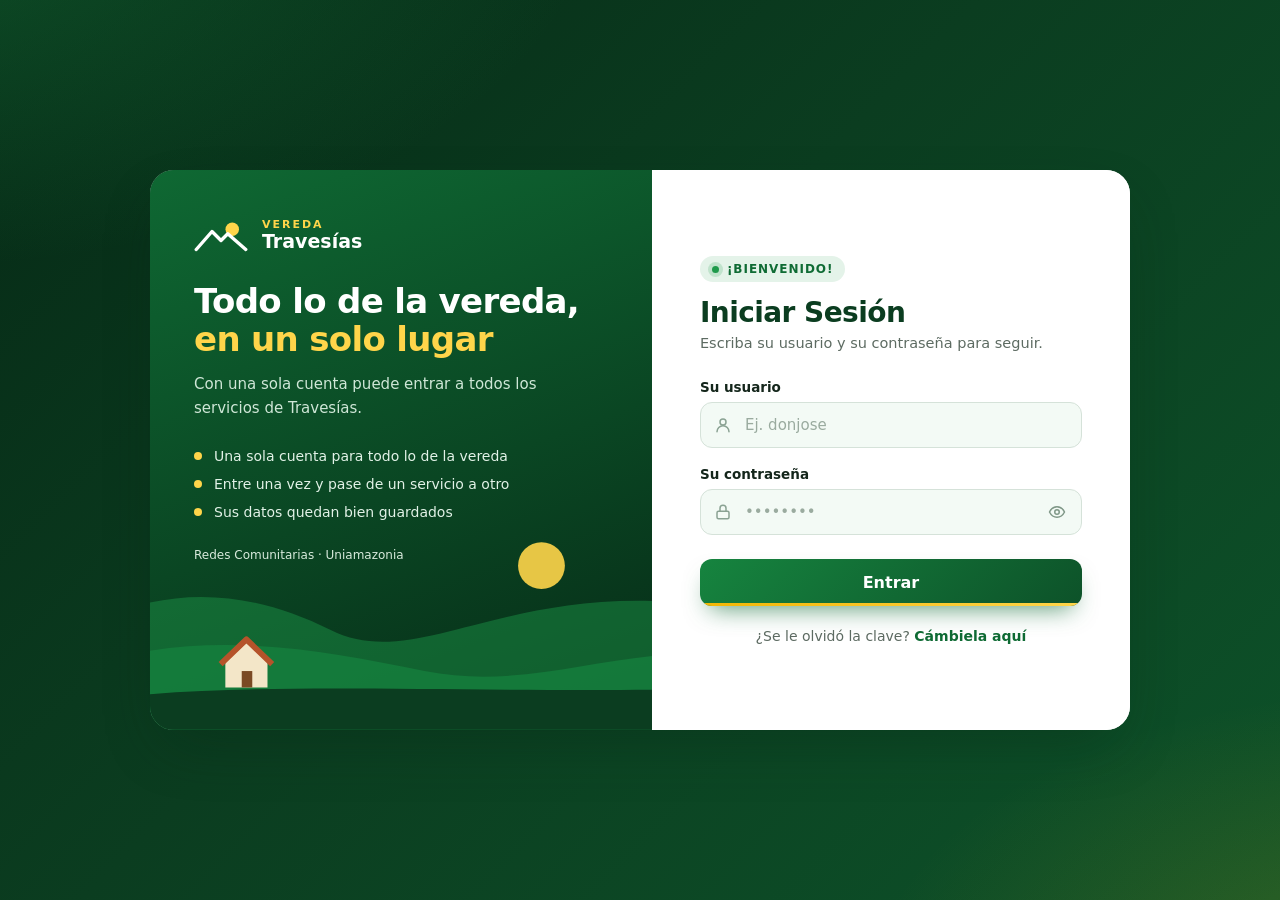
<file: index.html>
<!DOCTYPE html>
<html lang="es">

<head>
    <meta charset="UTF-8">
    <meta name="viewport" content="width=device-width, initial-scale=1.0">
    <title>Entrar · Vereda Travesías</title>
    <meta name="theme-color" content="#0b3d20">
    <link rel="stylesheet" href="/css/index.css">
</head>

<body>
<div class="auth-shell">
    <section class="brand-panel" aria-hidden="false">
        <svg class="landscape" viewBox="0 0 600 220" preserveAspectRatio="xMidYMax slice" aria-hidden="true"><circle cx="420" cy="80" r="20" fill="#ffd54a" opacity=".9"/><path d="M0 150 C80 95 160 95 240 135 S400 80 600 120 V220 H0z" fill="#1e9a4b" opacity=".45"/><path d="M0 175 C120 130 220 150 320 170 S500 140 600 160 V220 H0z" fill="#16843f" opacity=".7"/><g transform="translate(150 140)"><path d="M0 22 L18 6 L36 22 V44 H0z" fill="#f3e6c8"/><path d="M-4 24 L18 3 L40 24" fill="none" stroke="#b5532a" stroke-width="5" stroke-linejoin="round"/><rect x="14" y="30" width="9" height="14" fill="#7a4a24"/></g><path d="M0 200 C150 175 300 190 600 185 V220 H0z" fill="#0b3d20"/></svg>
        <div class="brand">
            <div class="brand-logo"><svg viewBox="0 0 48 32" fill="none" stroke-linecap="round" stroke-linejoin="round"><circle cx="34" cy="10" r="6" fill="#ffd54a" stroke="none"/><path d="M2 28 L16 12 L24 20 L30 14 L46 28" stroke="#ffffff" stroke-width="3"/></svg></div>
            <div class="brand-name"><small>Vereda</small><strong>Travesías</strong></div>
        </div>
        <div class="brand-copy">
            <h1>Todo lo de la vereda, <span>en un solo lugar</span></h1>
            <p>Con una sola cuenta puede entrar a todos los servicios de Travesías.</p>
        </div>
        <ul class="feature-list">
            <li>Una sola cuenta para todo lo de la vereda</li>
            <li>Entre una vez y pase de un servicio a otro</li>
            <li>Sus datos quedan bien guardados</li>
        </ul>
        <div class="brand-foot">Redes Comunitarias · Uniamazonia</div>
    </section>

    <main class="register-card">
        <span class="card-kicker">¡Bienvenido!</span>
        <h2>Iniciar Sesión </h2>
        <p class="card-sub">Escriba su usuario y su contraseña para seguir.</p>

        <form id="loginForm" novalidate>
            <div class="form-group">
                <label for="username">Su usuario</label>
                <div class="input-wrap">
                    <svg viewBox="0 0 24 24" fill="none" stroke-width="2" stroke-linecap="round" stroke-linejoin="round"><circle cx="12" cy="8" r="4"/><path d="M4 21a8 8 0 0 1 16 0"/></svg>
                    <input type="text" id="username" name="username" placeholder="Ej. donjose" autocomplete="username" required>
                </div>
            </div>
            <div class="form-group">
                <label for="password">Su contraseña</label>
                <div class="input-wrap has-toggle">
                    <svg viewBox="0 0 24 24" fill="none" stroke-width="2" stroke-linecap="round" stroke-linejoin="round"><rect x="4" y="11" width="16" height="10" rx="2"/><path d="M8 11V7a4 4 0 0 1 8 0v4"/></svg>
                    <input type="password" id="password" name="password" placeholder="••••••••" autocomplete="current-password" required>
                    <button type="button" class="toggle-pass" aria-label="Mostrar u ocultar contraseña" onclick="var i=document.getElementById('password');i.type=i.type==='password'?'text':'password';"><svg viewBox="0 0 24 24" fill="none" stroke="currentColor" stroke-width="2" stroke-linecap="round" stroke-linejoin="round"><path d="M2 12s3.5-7 10-7 10 7 10 7-3.5 7-10 7S2 12 2 12z"/><circle cx="12" cy="12" r="3"/></svg></button>
                </div>
            </div>

            <button type="submit" class="btn-submit">Entrar</button>

            <div id="errorMsg" class="msg error-msg" role="alert">
                Usuario o contraseña incorrectos
            </div>
        </form>

        <div class="card-links">
            ¿Se le olvidó la clave? <a href="update-password.html">Cámbiela aquí</a>
        </div>
    </main>
</div>

    <script src="/js/login.js"></script>
</body>

</html>
</file>
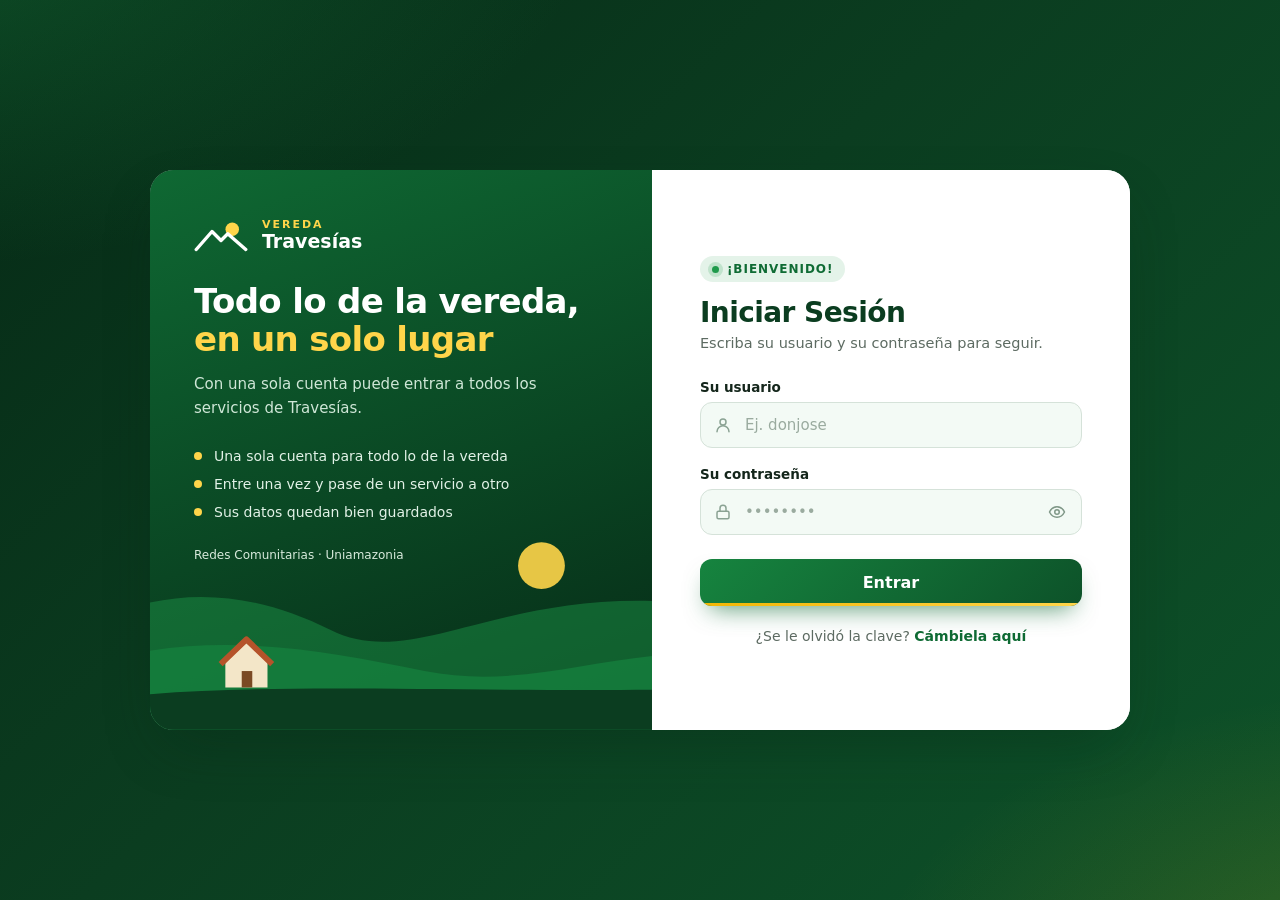
<file: dashboard.html>
<!DOCTYPE html>
<html lang="es">

<head>
    <meta charset="UTF-8">
    <meta name="viewport" content="width=device-width, initial-scale=1.0">
    <title>Servicios · Vereda Travesías</title>
    <meta name="theme-color" content="#0b3d20">
    <link rel="stylesheet" href="/css/dashboard.css">
</head>

<body>
    <!-- Barra Superior -->
    <header class="navbar">
        <div class="navbar-brand">
            <span class="logo"><svg viewBox="0 0 48 32" fill="none" stroke-linecap="round" stroke-linejoin="round">
                    <circle cx="34" cy="10" r="6" fill="#ffd54a" stroke="none" />
                    <path d="M2 28 L16 12 L24 20 L30 14 L46 28" stroke="#ffffff" stroke-width="3" />
                </svg></span>
            <span><small>Vereda</small>Travesías</span>
        </div>
        <div class="navbar-user-section">
            <span class="user-label">
                <span class="user-label-text">Hola, </span>
                <strong id="userDisplay" class="user-highlight"></strong>
            </span>
            <button class="btn-logout" onclick="logout()">Salir</button>
        </div>
    </header>

    <!-- Contenido Principal -->
    <main class="main-content">
        <section class="hero">
            <span class="kicker">Servicios de la vereda</span>
            <h1>¿Qué necesita hoy?</h1>
            <p>Ya entró con su cuenta. Escoja un servicio y lo llevamos de una, sin volver a pedirle la clave.</p>
        </section>

        <div class="dashboard-container">
            <div class="cards-grid">

                <!-- =====================================================
                     CÓMO AGREGAR EL SERVICIO DE UN GRUPO
                     1. Copie un bloque <a ...> ... </a> completo.
                     2. Cambie el nombre en irAServicio('...') por la clave
                        que pusieron en SERVICIOS dentro de js/dashboard.js.
                     3. Cambie el título y la descripción que les den sus
                        compañeros. El dibujito de arriba cambia de color solo.
                     ===================================================== -->

                <a href="#" id="linkViajes" class="nav-card" onclick="irAServicio('servicio_informativo'); return false;">
                    <div class="card-scene"><svg viewBox="0 0 300 96" preserveAspectRatio="xMidYMax slice"
                            aria-hidden="true">
                            <circle cx="240" cy="30" r="14" fill="#f2b705" />
                            <path d="M0 70 C60 40 120 45 170 62 S260 40 300 55 V96 H0z" fill="#1e9a4b" opacity=".55" />
                            <path d="M0 84 C80 66 160 74 300 72 V96 H0z" fill="#0f6b34" />
                        </svg></div>
                    <div class="card-title">Informativo travesias</div>
                    <div class="card-desc">Aquí va la descripción que dé el grupo.</div>
                    <span class="card-go">Entrar <svg viewBox="0 0 24 24" fill="none" stroke="currentColor"
                            stroke-width="2.5" stroke-linecap="round" stroke-linejoin="round">
                            <path d="M5 12h14M13 6l6 6-6 6" />
                        </svg></span>
                </a>

                <a href="#" id="linkViajes2" class="nav-card" onclick="irAServicio('servicio_rastro_rural'); return false;">
                    <div class="card-scene"><svg viewBox="0 0 300 96" preserveAspectRatio="xMidYMax slice"
                            aria-hidden="true">
                            <circle cx="240" cy="30" r="14" fill="#f2b705" />
                            <path d="M0 70 C60 40 120 45 170 62 S260 40 300 55 V96 H0z" fill="#1e9a4b" opacity=".55" />
                            <path d="M0 84 C80 66 160 74 300 72 V96 H0z" fill="#0f6b34" />
                        </svg></div>
                    <div class="card-title">Rastro rural</div>
                    <div class="card-desc">Aquí va la descripción que dé el grupo.</div>
                    <span class="card-go">Entrar <svg viewBox="0 0 24 24" fill="none" stroke="currentColor"
                            stroke-width="2.5" stroke-linecap="round" stroke-linejoin="round">
                            <path d="M5 12h14M13 6l6 6-6 6" />
                        </svg></span>
                </a>

                <a href="#" id="linkViajes" class="nav-card" onclick="irAServicio('servicio_encargo'); return false;">
                    <div class="card-scene"><svg viewBox="0 0 300 96" preserveAspectRatio="xMidYMax slice"
                            aria-hidden="true">
                            <circle cx="240" cy="30" r="14" fill="#f2b705" />
                            <path d="M0 70 C60 40 120 45 170 62 S260 40 300 55 V96 H0z" fill="#1e9a4b" opacity=".55" />
                            <path d="M0 84 C80 66 160 74 300 72 V96 H0z" fill="#0f6b34" />
                        </svg></div>
                    <div class="card-title">Encargos travesias</div>
                    <div class="card-desc">Aquí va la descripción que dé el grupo.</div>
                    <span class="card-go">Entrar <svg viewBox="0 0 24 24" fill="none" stroke="currentColor"
                            stroke-width="2.5" stroke-linecap="round" stroke-linejoin="round">
                            <path d="M5 12h14M13 6l6 6-6 6" />
                        </svg></span>
                </a>

                <a href="#" id="linkViajes2" class="nav-card" onclick="irAServicio('servicio_si_hay_chamba'); return false;">
                    <div class="card-scene"><svg viewBox="0 0 300 96" preserveAspectRatio="xMidYMax slice"
                            aria-hidden="true">
                            <circle cx="240" cy="30" r="14" fill="#f2b705" />
                            <path d="M0 70 C60 40 120 45 170 62 S260 40 300 55 V96 H0z" fill="#1e9a4b" opacity=".55" />
                            <path d="M0 84 C80 66 160 74 300 72 V96 H0z" fill="#0f6b34" />
                        </svg></div>
                    <div class="card-title">Si hay chamba</div>
                    <div class="card-desc">Aquí va la descripción que dé el grupo.</div>
                    <span class="card-go">Entrar <svg viewBox="0 0 24 24" fill="none" stroke="currentColor"
                            stroke-width="2.5" stroke-linecap="round" stroke-linejoin="round">
                            <path d="M5 12h14M13 6l6 6-6 6" />
                        </svg></span>
                </a>

                <a href="#" id="linkViajes" class="nav-card" onclick="irAServicio('servicio_security'); return false;">
                    <div class="card-scene"><svg viewBox="0 0 300 96" preserveAspectRatio="xMidYMax slice"
                            aria-hidden="true">
                            <circle cx="240" cy="30" r="14" fill="#f2b705" />
                            <path d="M0 70 C60 40 120 45 170 62 S260 40 300 55 V96 H0z" fill="#1e9a4b" opacity=".55" />
                            <path d="M0 84 C80 66 160 74 300 72 V96 H0z" fill="#0f6b34" />
                        </svg></div>
                    <div class="card-title">Security</div>
                    <div class="card-desc">Aquí va la descripción que dé el grupo.</div>
                    <span class="card-go">Entrar <svg viewBox="0 0 24 24" fill="none" stroke="currentColor"
                            stroke-width="2.5" stroke-linecap="round" stroke-linejoin="round">
                            <path d="M5 12h14M13 6l6 6-6 6" />
                        </svg></span>
                </a>

                <a href="#" id="linkViajes2" class="nav-card" onclick="irAServicio('servicio_incidencias'); return false;">
                    <div class="card-scene"><svg viewBox="0 0 300 96" preserveAspectRatio="xMidYMax slice"
                            aria-hidden="true">
                            <circle cx="240" cy="30" r="14" fill="#f2b705" />
                            <path d="M0 70 C60 40 120 45 170 62 S260 40 300 55 V96 H0z" fill="#1e9a4b" opacity=".55" />
                            <path d="M0 84 C80 66 160 74 300 72 V96 H0z" fill="#0f6b34" />
                        </svg></div>
                    <div class="card-title">Incidencias</div>
                    <div class="card-desc">Aquí va la descripción que dé el grupo.</div>
                    <span class="card-go">Entrar <svg viewBox="0 0 24 24" fill="none" stroke="currentColor"
                            stroke-width="2.5" stroke-linecap="round" stroke-linejoin="round">
                            <path d="M5 12h14M13 6l6 6-6 6" />
                        </svg></span>
                </a>

                <a href="#" id="linkViajes" class="nav-card" onclick="irAServicio('servicio_noticias'); return false;">
                    <div class="card-scene"><svg viewBox="0 0 300 96" preserveAspectRatio="xMidYMax slice"
                            aria-hidden="true">
                            <circle cx="240" cy="30" r="14" fill="#f2b705" />
                            <path d="M0 70 C60 40 120 45 170 62 S260 40 300 55 V96 H0z" fill="#1e9a4b" opacity=".55" />
                            <path d="M0 84 C80 66 160 74 300 72 V96 H0z" fill="#0f6b34" />
                        </svg></div>
                    <div class="card-title">Noticias comunitarias</div>
                    <div class="card-desc">Aquí va la descripción que dé el grupo.</div>
                    <span class="card-go">Entrar <svg viewBox="0 0 24 24" fill="none" stroke="currentColor"
                            stroke-width="2.5" stroke-linecap="round" stroke-linejoin="round">
                            <path d="M5 12h14M13 6l6 6-6 6" />
                        </svg></span>
                </a>

                <a href="#" id="linkViajes2" class="nav-card" onclick="irAServicio('servicio_pizarra_movilidad'); return false;">
                    <div class="card-scene"><svg viewBox="0 0 300 96" preserveAspectRatio="xMidYMax slice"
                            aria-hidden="true">
                            <circle cx="240" cy="30" r="14" fill="#f2b705" />
                            <path d="M0 70 C60 40 120 45 170 62 S260 40 300 55 V96 H0z" fill="#1e9a4b" opacity=".55" />
                            <path d="M0 84 C80 66 160 74 300 72 V96 H0z" fill="#0f6b34" />
                        </svg></div>
                    <div class="card-title">Pizarrra movilidad</div>
                    <div class="card-desc">Aquí va la descripción que dé el grupo.</div>
                    <span class="card-go">Entrar <svg viewBox="0 0 24 24" fill="none" stroke="currentColor"
                            stroke-width="2.5" stroke-linecap="round" stroke-linejoin="round">
                            <path d="M5 12h14M13 6l6 6-6 6" />
                        </svg></span>
                </a>

                <a href="#" id="linkViajes" class="nav-card" onclick="irAServicio('servicio_despensa_digital'); return false;">
                    <div class="card-scene"><svg viewBox="0 0 300 96" preserveAspectRatio="xMidYMax slice"
                            aria-hidden="true">
                            <circle cx="240" cy="30" r="14" fill="#f2b705" />
                            <path d="M0 70 C60 40 120 45 170 62 S260 40 300 55 V96 H0z" fill="#1e9a4b" opacity=".55" />
                            <path d="M0 84 C80 66 160 74 300 72 V96 H0z" fill="#0f6b34" />
                        </svg></div>
                    <div class="card-title">Despensa digital</div>
                    <div class="card-desc">Aquí va la descripción que dé el grupo.</div>
                    <span class="card-go">Entrar <svg viewBox="0 0 24 24" fill="none" stroke="currentColor"
                            stroke-width="2.5" stroke-linecap="round" stroke-linejoin="round">
                            <path d="M5 12h14M13 6l6 6-6 6" />
                        </svg></span>
                </a>

            </div>
        </div>

        <p class="footer-note">Vereda Travesías · Proyecto de Redes Comunitarias, Uniamazonia</p>
    </main>

    <script src="/js/dashboard.js"></script>
</body>

</html>
</file>
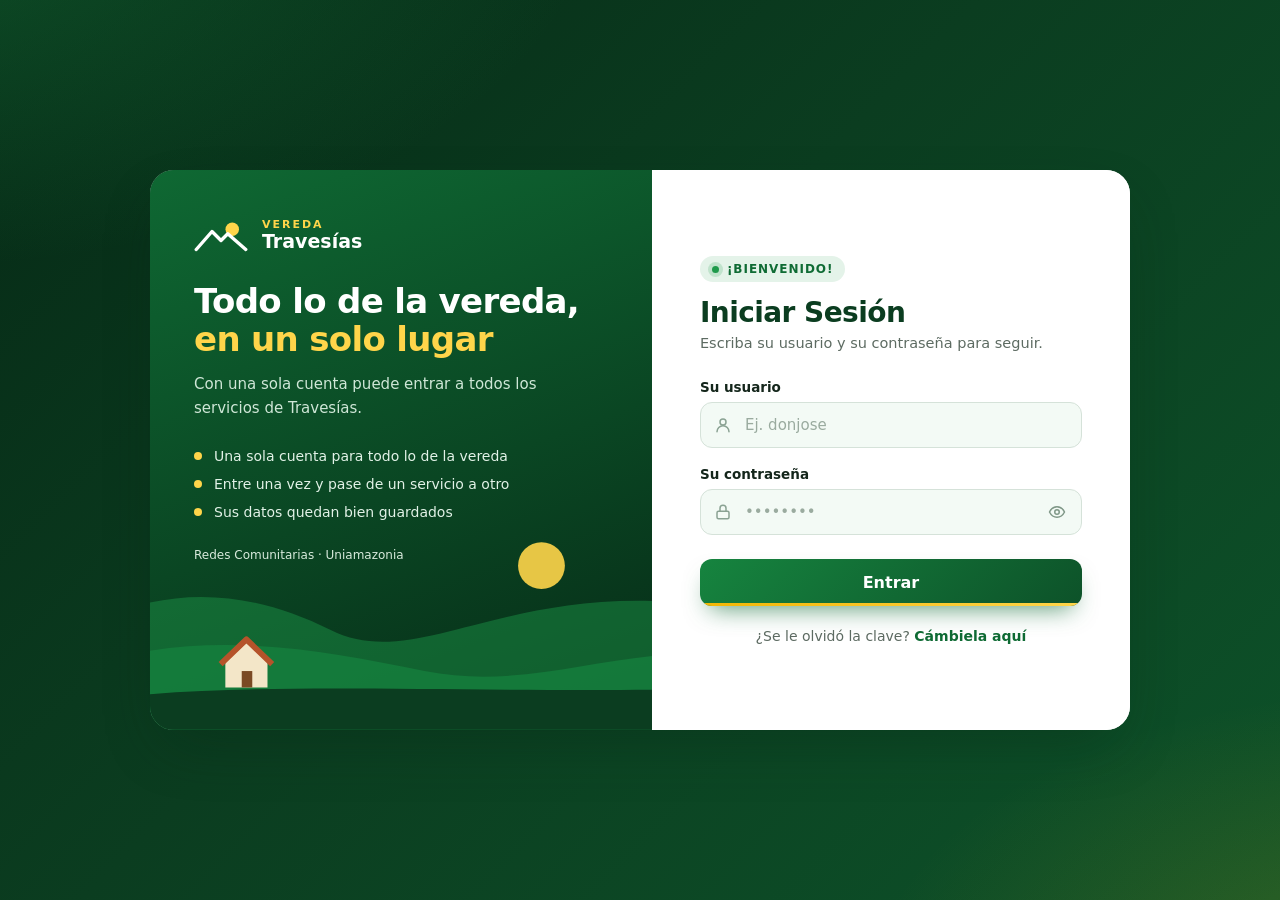
<file: historial.html>
<!DOCTYPE html>
<html lang="es">

<head>
    <meta charset="UTF-8">
    <meta name="viewport" content="width=device-width, initial-scale=1.0">
    <title>¿Quién ha entrado? · Vereda Travesías</title>
    <meta name="theme-color" content="#0b3d20">
    <link rel="stylesheet" href="/css/historial.css">
</head>

<body>

    <div class="container">

        <!-- Cabecera: título + botón de cerrar sesión -->
        <div class="header-section">
            <div class="header-title">
                <span class="logo"><svg viewBox="0 0 48 32" fill="none" stroke-linecap="round" stroke-linejoin="round">
                        <circle cx="34" cy="10" r="6" fill="#ffd54a" stroke="none" />
                        <path d="M2 28 L16 12 L24 20 L30 14 L46 28" stroke="#ffffff" stroke-width="3" />
                    </svg></span>
                <div>
                    <small>Vereda Travesías · Administración</small>
                    <h2>¿Quién ha entrado?</h2>
                </div>
            </div>
            <button class="logout-btn" onclick="logout()">Salir</button>
        </div>

        <div class="panel">
            <!-- Panel de Filtros -->
            <div class="filters">
                <div class="filter-group">
                    <label for="filterUser">Persona</label>
                    <input type="text" id="filterUser" placeholder="Buscar por usuario..." onkeyup="filterTable()">
                </div>
                <div class="filter-group">
                    <label for="filterYear">Año</label>
                    <input type="text" id="filterYear" placeholder="Ej. 2026" onkeyup="filterTable()">
                </div>
                <div class="filter-group">
                    <label for="filterStartHour">Desde la hora</label>
                    <input type="time" id="filterStartHour" onchange="filterTable()">
                </div>
                <div class="filter-group">
                    <label for="filterEndHour">Hasta la hora</label>
                    <input type="time" id="filterEndHour" onchange="filterTable()">
                </div>
            </div>

            <!-- Tabla de Eventos -->
            <div class="table-responsive">
                <table>
                    <thead>
                        <tr>
                            <th>Usuario</th>
                            <th>Cuándo entró</th>
                            <th>Última vez activo</th>
                            <th>Dirección IP</th>
                        </tr>
                    </thead>
                    <tbody id="eventsTableBody">
                        <tr>
                            <td colspan="4" style="text-align: center;">Buscando los registros...</td>
                        </tr>
                    </tbody>
                </table>
            </div>
        </div>

    </div>

    <script src="/js/historial.js"></script>
</body>

</html>
</file>
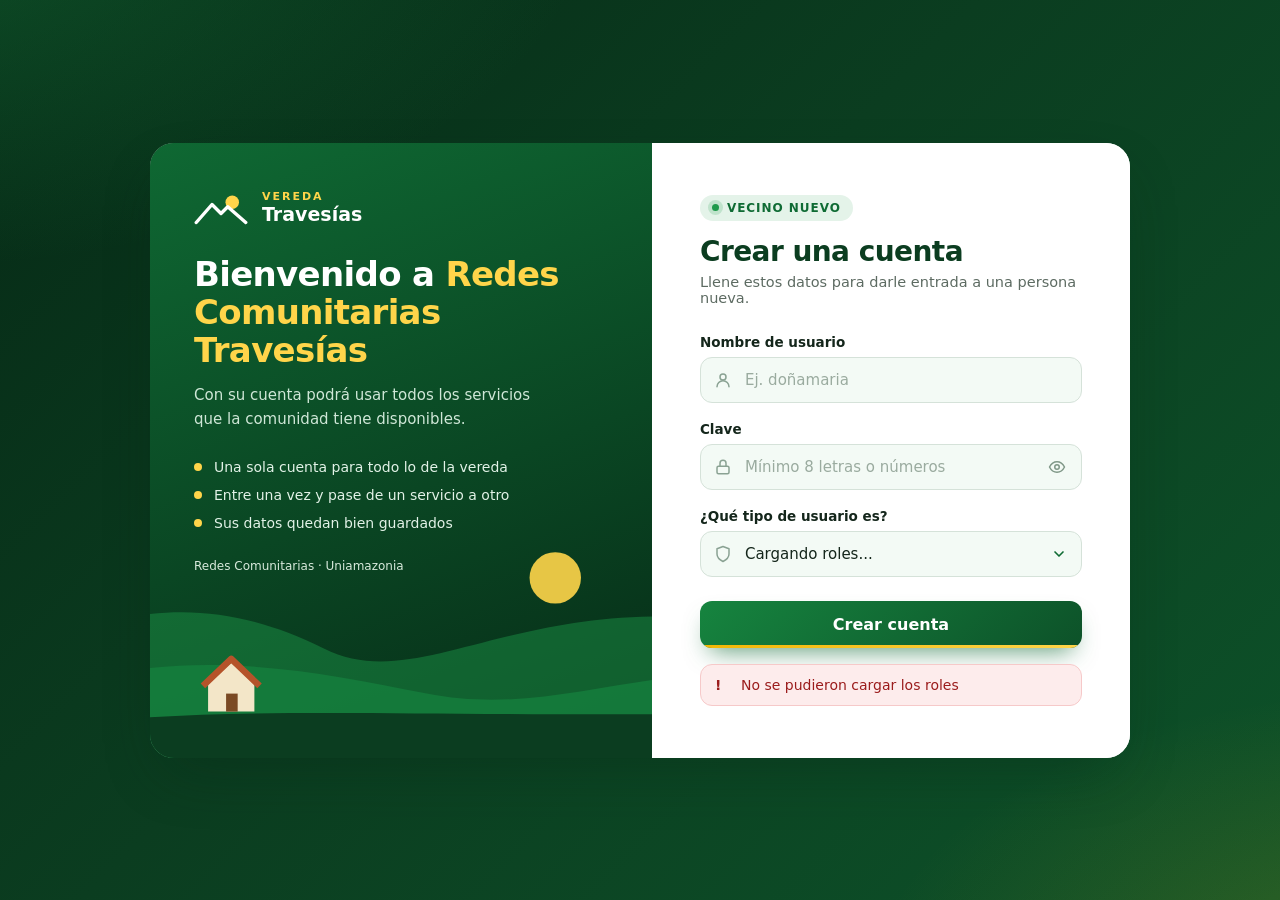
<file: register.html>
<!DOCTYPE html>
<html lang="es">

<head>
    <meta charset="UTF-8">
    <meta name="viewport" content="width=device-width, initial-scale=1.0">
    <title>Crear cuenta · Vereda Travesías</title>
    <meta name="theme-color" content="#0b3d20">
    <link rel="stylesheet" href="/css/register.css">
</head>

<body>
    <div class="auth-shell">
        <section class="brand-panel" aria-hidden="false">
            <svg class="landscape" viewBox="0 0 600 220" preserveAspectRatio="xMidYMax slice" aria-hidden="true">
                <circle cx="420" cy="80" r="20" fill="#ffd54a" opacity=".9" />
                <path d="M0 150 C80 95 160 95 240 135 S400 80 600 120 V220 H0z" fill="#1e9a4b" opacity=".45" />
                <path d="M0 175 C120 130 220 150 320 170 S500 140 600 160 V220 H0z" fill="#16843f" opacity=".7" />
                <g transform="translate(150 140)">
                    <path d="M0 22 L18 6 L36 22 V44 H0z" fill="#f3e6c8" />
                    <path d="M-4 24 L18 3 L40 24" fill="none" stroke="#b5532a" stroke-width="5"
                        stroke-linejoin="round" />
                    <rect x="14" y="30" width="9" height="14" fill="#7a4a24" />
                </g>
                <path d="M0 200 C150 175 300 190 600 185 V220 H0z" fill="#0b3d20" />
            </svg>
            <div class="brand">
                <div class="brand-logo"><svg viewBox="0 0 48 32" fill="none" stroke-linecap="round"
                        stroke-linejoin="round">
                        <circle cx="34" cy="10" r="6" fill="#ffd54a" stroke="none" />
                        <path d="M2 28 L16 12 L24 20 L30 14 L46 28" stroke="#ffffff" stroke-width="3" />
                    </svg></div>
                <div class="brand-name"><small>Vereda</small><strong>Travesías</strong></div>
            </div>
            <div class="brand-copy">
                <h1>Bienvenido a <span>Redes Comunitarias Travesías</span></h1>
                <p>Con su cuenta podrá usar todos los servicios que la comunidad tiene disponibles.</p>
            </div>
            <ul class="feature-list">
                <li>Una sola cuenta para todo lo de la vereda</li>
                <li>Entre una vez y pase de un servicio a otro</li>
                <li>Sus datos quedan bien guardados</li>
            </ul>
            <div class="brand-foot">Redes Comunitarias · Uniamazonia</div>
        </section>

        <main class="register-card">
            <span class="card-kicker">Vecino nuevo</span>
            <h2>Crear una cuenta</h2>
            <p class="card-sub">Llene estos datos para darle entrada a una persona nueva.</p>

            <form id="registerForm" novalidate>
                <div class="form-group">
                    <label for="newUsername">Nombre de usuario</label>
                    <div class="input-wrap">
                        <svg viewBox="0 0 24 24" fill="none" stroke-width="2" stroke-linecap="round"
                            stroke-linejoin="round">
                            <circle cx="12" cy="8" r="4" />
                            <path d="M4 21a8 8 0 0 1 16 0" />
                        </svg>
                        <input type="text" id="newUsername" name="newUsername" placeholder="Ej. doñamaria"
                            autocomplete="username" required>
                    </div>
                </div>
                <div class="form-group">
                    <label for="newPassword">Clave</label>
                    <div class="input-wrap has-toggle">
                        <svg viewBox="0 0 24 24" fill="none" stroke-width="2" stroke-linecap="round"
                            stroke-linejoin="round">
                            <rect x="4" y="11" width="16" height="10" rx="2" />
                            <path d="M8 11V7a4 4 0 0 1 8 0v4" />
                        </svg>
                        <input type="password" id="newPassword" name="newPassword"
                            placeholder="Mínimo 8 letras o números" autocomplete="new-password" required>
                        <button type="button" class="toggle-pass" aria-label="Mostrar u ocultar contraseña"
                            onclick="var i=document.getElementById('newPassword');i.type=i.type==='password'?'text':'password';"><svg
                                viewBox="0 0 24 24" fill="none" stroke="currentColor" stroke-width="2"
                                stroke-linecap="round" stroke-linejoin="round">
                                <path d="M2 12s3.5-7 10-7 10 7 10 7-3.5 7-10 7S2 12 2 12z" />
                                <circle cx="12" cy="12" r="3" />
                            </svg></button>
                    </div>
                </div>

                <div class="form-group">
                    <label for="newRole">¿Qué tipo de usuario es?</label>
                    <div class="input-wrap">
                        <svg viewBox="0 0 24 24" fill="none" stroke-width="2" stroke-linecap="round"
                            stroke-linejoin="round">
                            <path d="M12 22s8-4 8-10V5l-8-3-8 3v7c0 6 8 10 8 10z" />
                        </svg>
                        <select id="newRole" name="newRole" required>
                            <option value="">Cargando roles...</option>
                        </select>
                    </div>
                    <small id="rolesHint" class="form-hint"></small>
                </div>

                <button type="submit" class="btn-submit">Crear cuenta</button>

                <div id="successMsg" class="msg success-msg" role="status">
                    ¡Listo! La cuenta quedó creada.
                </div>

                <div id="errorMsg" class="msg error-msg" role="alert">
                    Hubo un error al registrar el usuario
                </div>
            </form>
        </main>
    </div>

    <script src="/js/register.js"></script>
</body>

</html>
</file>
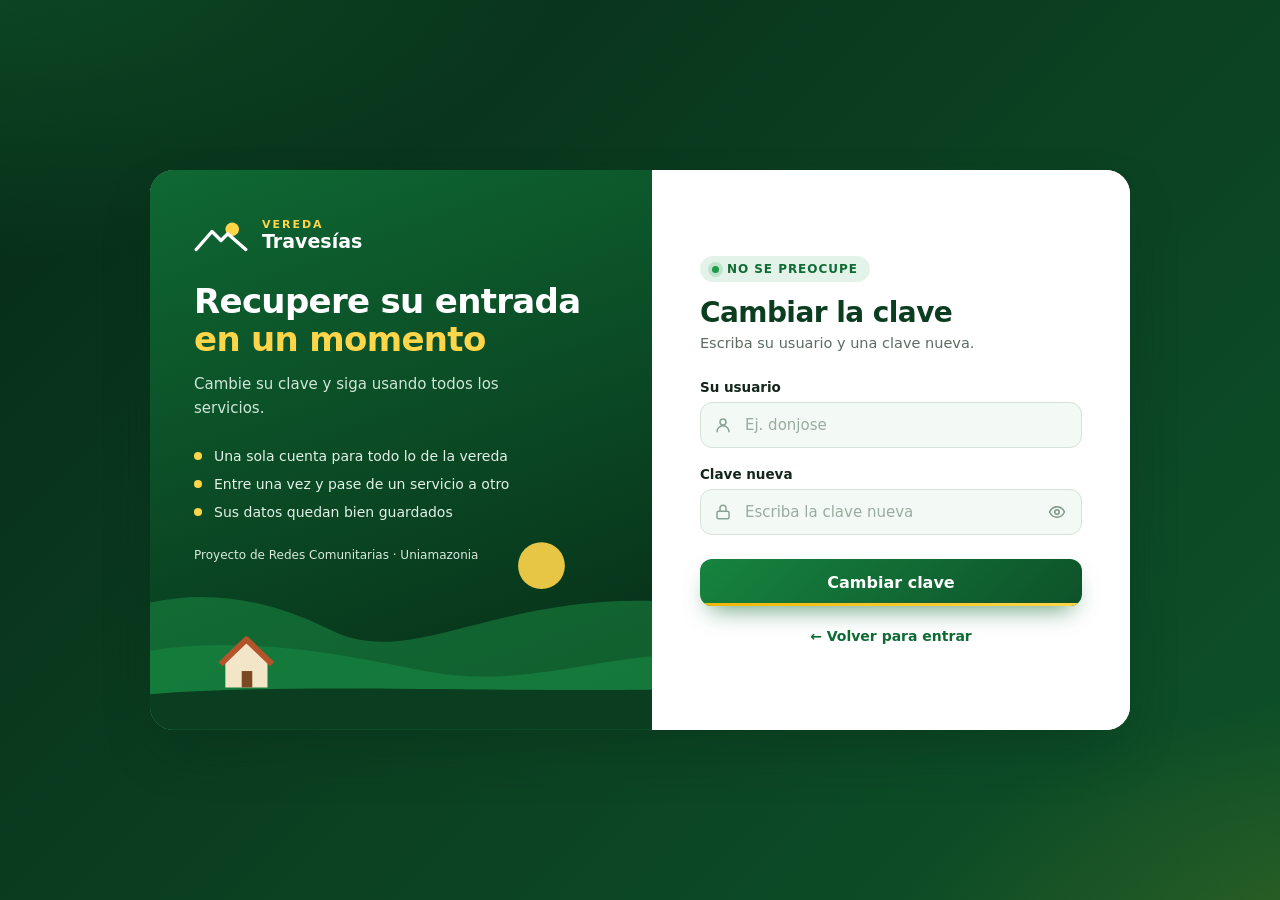
<file: update-password.html>
<!DOCTYPE html>
<html lang="es">

<head>
    <meta charset="UTF-8">
    <meta name="viewport" content="width=device-width, initial-scale=1.0">
    <title>Cambiar clave · Vereda Travesías</title>
    <meta name="theme-color" content="#0b3d20">
    <link rel="stylesheet" href="/css/update-password.css">
</head>

<body>
<div class="auth-shell">
    <section class="brand-panel" aria-hidden="false">
        <svg class="landscape" viewBox="0 0 600 220" preserveAspectRatio="xMidYMax slice" aria-hidden="true"><circle cx="420" cy="80" r="20" fill="#ffd54a" opacity=".9"/><path d="M0 150 C80 95 160 95 240 135 S400 80 600 120 V220 H0z" fill="#1e9a4b" opacity=".45"/><path d="M0 175 C120 130 220 150 320 170 S500 140 600 160 V220 H0z" fill="#16843f" opacity=".7"/><g transform="translate(150 140)"><path d="M0 22 L18 6 L36 22 V44 H0z" fill="#f3e6c8"/><path d="M-4 24 L18 3 L40 24" fill="none" stroke="#b5532a" stroke-width="5" stroke-linejoin="round"/><rect x="14" y="30" width="9" height="14" fill="#7a4a24"/></g><path d="M0 200 C150 175 300 190 600 185 V220 H0z" fill="#0b3d20"/></svg>
        <div class="brand">
            <div class="brand-logo"><svg viewBox="0 0 48 32" fill="none" stroke-linecap="round" stroke-linejoin="round"><circle cx="34" cy="10" r="6" fill="#ffd54a" stroke="none"/><path d="M2 28 L16 12 L24 20 L30 14 L46 28" stroke="#ffffff" stroke-width="3"/></svg></div>
            <div class="brand-name"><small>Vereda</small><strong>Travesías</strong></div>
        </div>
        <div class="brand-copy">
            <h1>Recupere su entrada <span>en un momento</span></h1>
            <p>Cambie su clave y siga usando todos los servicios.</p>
        </div>
        <ul class="feature-list">
            <li>Una sola cuenta para todo lo de la vereda</li>
            <li>Entre una vez y pase de un servicio a otro</li>
            <li>Sus datos quedan bien guardados</li>
        </ul>
        <div class="brand-foot">Proyecto de Redes Comunitarias · Uniamazonia</div>
    </section>

    <main class="register-card">
        <span class="card-kicker">No se preocupe</span>
        <h2>Cambiar la clave</h2>
        <p class="card-sub">Escriba su usuario y una clave nueva.</p>

        <form id="updateForm" novalidate>
            <div class="form-group">
                <label for="username">Su usuario</label>
                <div class="input-wrap">
                    <svg viewBox="0 0 24 24" fill="none" stroke-width="2" stroke-linecap="round" stroke-linejoin="round"><circle cx="12" cy="8" r="4"/><path d="M4 21a8 8 0 0 1 16 0"/></svg>
                    <input type="text" id="username" name="username" placeholder="Ej. donjose" autocomplete="username" required>
                </div>
            </div>
            <div class="form-group">
                <label for="newPassword">Clave nueva</label>
                <div class="input-wrap has-toggle">
                    <svg viewBox="0 0 24 24" fill="none" stroke-width="2" stroke-linecap="round" stroke-linejoin="round"><rect x="4" y="11" width="16" height="10" rx="2"/><path d="M8 11V7a4 4 0 0 1 8 0v4"/></svg>
                    <input type="password" id="newPassword" name="newPassword" placeholder="Escriba la clave nueva" autocomplete="new-password" required>
                    <button type="button" class="toggle-pass" aria-label="Mostrar u ocultar contraseña" onclick="var i=document.getElementById('newPassword');i.type=i.type==='password'?'text':'password';"><svg viewBox="0 0 24 24" fill="none" stroke="currentColor" stroke-width="2" stroke-linecap="round" stroke-linejoin="round"><path d="M2 12s3.5-7 10-7 10 7 10 7-3.5 7-10 7S2 12 2 12z"/><circle cx="12" cy="12" r="3"/></svg></button>
                </div>
            </div>

            <button type="submit" class="btn-submit">Cambiar clave</button>

            <div id="successMsg" class="msg success-msg" role="status">¡Listo! Su clave quedó cambiada.</div>
            <div id="errorMsg" class="msg error-msg" role="alert">Hubo un error al actualizar la contraseña</div>
        </form>

        <div class="back-link">
            <a href="index.html">← Volver para entrar</a>
        </div>
    </main>
</div>

    <script src="/js/update-password.js"></script>
</body>

</html>
</file>
<file: css/index.css>
/* =========================================================
   ACCESO ÚNICO · VEREDA TRAVESÍAS
   Tema compartido: login, registro y actualizar contraseña
   Responsive: escritorio, tablet, móvil y móvil horizontal
   ========================================================= */
/*@import url('https://fonts.googleapis.com/css2?family=Plus+Jakarta+Sans:wght@400;500;600;700;800&display=swap');*/

:root {
    --verde-950: #062a16;
    --verde-900: #0b3d20;
    --verde-800: #0d5229;
    --verde-700: #0f6b34;
    --verde-600: #16843f;
    --verde-500: #1e9a4b;
    --verde-100: #e4f3e9;
    --verde-50:  #f3faf5;
    --oro:       #f2b705;
    --oro-claro: #ffd54a;
    --tinta:     #14261b;
    --gris:      #5d6b62;
    --borde:     #d5e2d9;
    --blanco:    #ffffff;
    --radio:     14px;
    --sombra:    0 24px 60px -18px rgba(6, 42, 22, .45);
}

*, *::before, *::after { box-sizing: border-box; }

html { -webkit-text-size-adjust: 100%; }

img, svg { max-width: 100%; }

body {
    margin: 0;
    min-height: 100vh;
    min-height: 100dvh;
    font-family: 'Plus Jakarta Sans', 'Segoe UI', system-ui, -apple-system, Arial, sans-serif;
    color: var(--tinta);
    background:
        radial-gradient(1200px 600px at -10% -10%, rgba(30,154,75,.35), transparent 60%),
        radial-gradient(900px 500px at 110% 110%, rgba(242,183,5,.18), transparent 60%),
        linear-gradient(135deg, var(--verde-950) 0%, var(--verde-900) 45%, var(--verde-800) 100%);
    background-attachment: fixed;
    display: flex;
    align-items: center;
    justify-content: center;
    padding: 24px 16px;
}

/* ---------- Contenedor dividido ---------- */
.auth-shell {
    width: 100%;
    max-width: 980px;
    display: grid;
    grid-template-columns: 1.05fr 1fr;
    background: var(--blanco);
    border-radius: 24px;
    overflow: hidden;
    box-shadow: var(--sombra);
    animation: aparecer .6s ease both;
}
.auth-shell > * { min-width: 0; }

@keyframes aparecer {
    from { opacity: 0; transform: translateY(18px) scale(.98); }
    to   { opacity: 1; transform: none; }
}

/* ---------- Panel de marca (izquierda) ---------- */
.brand-panel {
    position: relative;
    padding: 48px 44px;
    color: #eaf6ee;
    background:
        linear-gradient(160deg, rgba(15,107,52,.94), rgba(6,42,22,.97)),
        var(--verde-900);
    display: flex;
    flex-direction: column;
    justify-content: flex-start;
    gap: 28px;
    min-height: 560px;
    overflow: hidden;
    isolation: isolate;
}

.brand-panel .landscape {
    display: block;
    position: absolute;
    left: 0; right: 0; bottom: 0;
    width: 100%;
    height: 46%;
    z-index: -1;
    pointer-events: none;
}

.brand {
    display: flex;
    align-items: center;
    gap: 14px;
}

.brand-logo { flex-shrink: 0; }
.brand-logo svg { width: 54px; height: 36px; display: block; }

.brand-name { line-height: 1.15; }
.brand-name small {
    display: block;
    font-size: 11px;
    letter-spacing: .18em;
    text-transform: uppercase;
    color: var(--oro-claro);
    font-weight: 700;
}
.brand-name strong {
    font-size: 19px;
    font-weight: 800;
    color: #fff;
}

.brand-copy h1 {
    font-size: clamp(24px, 3.4vw, 34px);
    line-height: 1.12;
    margin: 0 0 14px;
    color: #fff;
    font-weight: 800;
    letter-spacing: -.02em;
}
.brand-copy h1 span { color: var(--oro-claro); }

.brand-copy p {
    margin: 0;
    font-size: 15px;
    line-height: 1.6;
    color: #cfe7d7;
    max-width: 36ch;
}

.feature-list {
    list-style: none;
    padding: 0;
    margin: 0;
    display: grid;
    gap: 12px;
}
.feature-list li {
    display: flex;
    align-items: center;
    gap: 12px;
    font-size: 14px;
    color: #e2f2e7;
}
.feature-list li::before {
    content: "";
    width: 8px; height: 8px;
    border-radius: 50%;
    background: var(--oro-claro);
    flex-shrink: 0;
}

.brand-foot {
    font-size: 12px;
    color: #d8eadc;
    position: relative;
}

/* ---------- Tarjeta del formulario (derecha) ---------- */
.register-card {
    padding: clamp(28px, 5vw, 52px) clamp(22px, 5vw, 48px);
    display: flex;
    flex-direction: column;
    justify-content: center;
    background: var(--blanco);
}

.card-kicker {
    display: inline-flex;
    align-items: center;
    gap: 8px;
    align-self: flex-start;
    font-size: 12px;
    font-weight: 700;
    letter-spacing: .08em;
    text-transform: uppercase;
    color: var(--verde-700);
    background: var(--verde-100);
    padding: 6px 12px;
    border-radius: 999px;
    margin-bottom: 14px;
}
.card-kicker::before {
    content: "";
    width: 7px; height: 7px;
    border-radius: 50%;
    background: var(--verde-500);
    box-shadow: 0 0 0 4px rgba(30,154,75,.18);
}

.register-card h2 {
    margin: 0 0 6px;
    font-size: 28px;
    font-weight: 800;
    letter-spacing: -.02em;
    color: var(--verde-900);
}

.card-sub {
    margin: 0 0 28px;
    font-size: 14.5px;
    color: var(--gris);
}

.form-group { margin-bottom: 18px; }

.form-group label {
    display: block;
    margin-bottom: 7px;
    font-size: 13.5px;
    font-weight: 600;
    color: var(--tinta);
}

.input-wrap { position: relative; }
.input-wrap > svg {
    position: absolute;
    left: 14px;
    top: 50%;
    transform: translateY(-50%);
    width: 18px;
    height: 18px;
    stroke: #8aa293;
    pointer-events: none;
    transition: stroke .2s;
}

.form-group input,
.form-group select {
    width: 100%;
    padding: 13px 14px 13px 44px;
    border: 1.5px solid var(--borde);
    border-radius: 12px;
    font-size: 15px;
    font-family: inherit;
    background: var(--verde-50);
    color: var(--tinta);
    transition: border-color .2s, box-shadow .2s, background .2s;
    appearance: none;
    -webkit-appearance: none;
}

.form-group select {
    cursor: pointer;
    background-image: url("data:image/svg+xml,%3Csvg xmlns='http://www.w3.org/2000/svg' viewBox='0 0 24 24' fill='none' stroke='%230f6b34' stroke-width='2.5' stroke-linecap='round' stroke-linejoin='round'%3E%3Cpath d='m6 9 6 6 6-6'/%3E%3C/svg%3E");
    background-repeat: no-repeat;
    background-position: right 14px center;
    background-size: 16px;
    padding-right: 40px;
}

.form-group input::placeholder { color: #9aab9f; }

.form-group input:focus,
.form-group select:focus {
    outline: none;
    border-color: var(--verde-500);
    background: var(--blanco);
    box-shadow: 0 0 0 4px rgba(30,154,75,.15);
}
.input-wrap:focus-within > svg { stroke: var(--verde-600); }

.toggle-pass {
    position: absolute;
    right: 8px;
    top: 50%;
    transform: translateY(-50%);
    border: 0;
    background: transparent;
    padding: 8px;
    border-radius: 8px;
    cursor: pointer;
    color: #7f9787;
    display: grid;
    place-items: center;
}
.toggle-pass:hover { background: var(--verde-100); color: var(--verde-700); }
.toggle-pass svg { width: 18px; height: 18px; }
.input-wrap.has-toggle input { padding-right: 46px; }

.form-hint {
    display: block;
    margin-top: 6px;
    font-size: 12.5px;
    color: var(--gris);
}

.btn-submit {
    width: 100%;
    margin-top: 6px;
    padding: 14px;
    border: none;
    border-radius: 12px;
    font-family: inherit;
    font-size: 16px;
    font-weight: 700;
    color: #fff;
    cursor: pointer;
    background: linear-gradient(135deg, var(--verde-600), var(--verde-800));
    box-shadow: 0 12px 24px -10px rgba(15,107,52,.7);
    position: relative;
    overflow: hidden;
    transition: transform .15s, box-shadow .2s, filter .2s;
}
.btn-submit::after {
    content: "";
    position: absolute;
    left: 0; right: 0; bottom: 0;
    height: 3px;
    background: linear-gradient(90deg, var(--oro), var(--oro-claro));
}
.btn-submit:hover {
    filter: brightness(1.08);
    transform: translateY(-1px);
    box-shadow: 0 16px 28px -10px rgba(15,107,52,.75);
}
.btn-submit:active { transform: translateY(0); }
.btn-submit:focus-visible { outline: 3px solid var(--oro); outline-offset: 2px; }

/* Enlaces */
.card-links,
.back-link,
.register-link {
    margin-top: 22px;
    text-align: center;
    font-size: 14px;
    color: var(--gris);
}
.card-links a,
.back-link a,
.register-link a {
    color: var(--verde-700);
    font-weight: 700;
    text-decoration: none;
    border-bottom: 2px solid transparent;
    transition: border-color .2s, color .2s;
}
.card-links a:hover,
.back-link a:hover,
.register-link a:hover {
    color: var(--verde-900);
    border-color: var(--oro);
}

/* Mensajes (JS los muestra con display:block) */
.msg {
    display: none;
    margin-top: 16px;
    padding: 12px 14px 12px 40px;
    border-radius: 12px;
    font-size: 14px;
    font-weight: 500;
    position: relative;
    animation: aparecer .3s ease both;
}
.msg::before {
    position: absolute;
    left: 14px;
    top: 50%;
    transform: translateY(-50%);
    font-weight: 800;
}
.success-msg {
    background: #e3f6e9;
    color: #0b5a2a;
    border: 1px solid #b7e2c5;
}
.success-msg::before { content: "✓"; }
.error-msg {
    background: #fdecec;
    color: #9b1c1c;
    border: 1px solid #f6c9c9;
}
.error-msg::before { content: "!"; }

/* ---------- Registrarse (botón secundario) ---------- */
.divider {
    display: flex;
    align-items: center;
    gap: 12px;
    margin: 24px 0 14px;
    font-size: 13px;
    color: var(--gris);
}
.divider::before,
.divider::after {
    content: "";
    flex: 1;
    height: 1px;
    background: var(--borde);
}

.btn-secondary {
    display: block;
    width: 100%;
    padding: 13px;
    text-align: center;
    border: 1.5px solid var(--verde-600);
    border-radius: 12px;
    font-size: 15.5px;
    font-weight: 700;
    color: var(--verde-700);
    background: var(--blanco);
    text-decoration: none;
    transition: background .2s, color .2s, border-color .2s;
}
.btn-secondary:hover {
    background: var(--verde-100);
    border-color: var(--verde-700);
    color: var(--verde-900);
}
.btn-secondary:focus-visible { outline: 3px solid var(--oro); outline-offset: 2px; }

/* =========================================================
   RESPONSIVE
   ========================================================= */

/* ---------- Portátil pequeño / tablet horizontal ---------- */
@media (max-width: 1024px) {
    .auth-shell { max-width: 880px; }
    .brand-panel { padding: 40px 32px; }
}

/* ---------- Tablet vertical y móvil: una sola columna ---------- */
@media (max-width: 860px) {
    body {
        align-items: flex-start;
        padding: 16px 12px;
    }
    .auth-shell {
        grid-template-columns: 1fr;
        max-width: 480px;
        margin: 0 auto;
        border-radius: 20px;
    }
    .brand-panel {
        padding: 26px 24px 100px;
        gap: 14px;
        min-height: 0;
    }
    .brand-panel .landscape {
        height: 90px;
    }
    .brand-copy h1 { font-size: 24px; margin-bottom: 0; }
    .brand-copy p,
    .feature-list,
    .brand-foot { display: none; }
    .register-card { padding: 28px 22px 32px; }
    .register-card h2 { font-size: 24px; }
}

/* ---------- Móvil ---------- */
@media (max-width: 480px) {
    body { padding: 0; }
    .auth-shell {
        max-width: 100%;
        min-height: 100vh;
        min-height: 100dvh;
        border-radius: 0;
        box-shadow: none;
    }
    .brand-panel { padding: 22px 20px 84px; }
    .brand-panel .landscape { height: 72px; }
    .brand-logo svg { width: 44px; height: 30px; }
    .brand-name strong { font-size: 17px; }
    .brand-copy h1 { font-size: 21px; }

    .register-card {
        padding: 24px 18px 32px;
        justify-content: flex-start;
    }
    .register-card h2 { font-size: 22px; }
    .card-sub { margin-bottom: 20px; font-size: 14px; }

    /* 16px evita el zoom automático de iOS al tocar un campo */
    .form-group input,
    .form-group select {
        font-size: 16px;
        padding-top: 12px;
        padding-bottom: 12px;
    }
    .btn-submit,
    .btn-secondary { padding: 14px; font-size: 16px; }
    .toggle-pass { padding: 10px; }
}

/* ---------- Pantallas muy angostas ---------- */
@media (max-width: 360px) {
    .register-card { padding: 20px 14px 28px; }
    .brand-name small { letter-spacing: .12em; }
    .brand-copy h1 { font-size: 19px; }
}

/* ---------- Celular acostado (poca altura) ---------- */
@media (max-height: 500px) and (orientation: landscape) {
    body { align-items: flex-start; padding: 12px; }
    .auth-shell { max-width: 760px; min-height: 0; }
    .brand-panel { padding: 22px 24px 70px; min-height: 0; }
    .brand-panel .landscape { height: 60px; }
    .register-card { padding: 22px 24px; justify-content: flex-start; }
}

/* ---------- Accesibilidad: menos movimiento ---------- */
@media (prefers-reduced-motion: reduce) {
    .auth-shell, .msg { animation: none; }
    .btn-submit { transition: none; }
}
</file>
<file: css/dashboard.css>
/* =========================================================
   PANEL DE USUARIO · VEREDA TRAVESÍAS
   Responsive: escritorio, tablet y móvil
   ========================================================= */
/*@import url('https://fonts.googleapis.com/css2?family=Plus+Jakarta+Sans:wght@400;500;600;700;800&display=swap');*/

:root {
    --verde-950: #062a16;
    --verde-900: #0b3d20;
    --verde-800: #0d5229;
    --verde-700: #0f6b34;
    --verde-600: #16843f;
    --verde-500: #1e9a4b;
    --verde-100: #e4f3e9;
    --verde-50:  #f3faf5;
    --oro:       #f2b705;
    --oro-claro: #ffd54a;
    --tinta:     #14261b;
    --gris:      #5d6b62;
    --borde:     #dce8df;
}

*, *::before, *::after { box-sizing: border-box; }

html { -webkit-text-size-adjust: 100%; }
html, body { overflow-x: hidden; }
img, svg { max-width: 100%; }

body {
    margin: 0;
    min-height: 100vh;
    min-height: 100dvh;
    font-family: 'Plus Jakarta Sans', 'Segoe UI', system-ui, -apple-system, Arial, sans-serif;
    color: var(--tinta);
    background: var(--verde-50);
}

/* ---------- Barra superior ---------- */
.navbar {
    position: sticky;
    top: 0;
    z-index: 10;
    display: flex;
    align-items: center;
    justify-content: space-between;
    gap: 16px;
    padding: 14px 32px;
    background: linear-gradient(90deg, var(--verde-950), var(--verde-800));
    color: #fff;
    box-shadow: 0 6px 20px -10px rgba(6,42,22,.6);
    border-bottom: 3px solid var(--oro);
}

.navbar-brand {
    display: flex;
    align-items: center;
    gap: 12px;
    min-width: 0;
    font-weight: 800;
    font-size: 18px;
    letter-spacing: -.01em;
}
.navbar-brand .logo { flex-shrink: 0; }
.navbar-brand .logo svg { width: 46px; height: 30px; display: block; }
.navbar-brand small {
    display: block;
    font-size: 10.5px;
    font-weight: 700;
    letter-spacing: .16em;
    text-transform: uppercase;
    color: var(--oro-claro);
}

.navbar-user-section {
    display: flex;
    align-items: center;
    gap: 14px;
    flex-shrink: 0;
}

.user-label {
    display: flex;
    align-items: center;
    gap: 10px;
    font-size: 14px;
    color: #d6ecdd;
}
.user-avatar {
    width: 36px; height: 36px;
    border-radius: 50%;
    background: rgba(255,255,255,.12);
    border: 2px solid var(--oro);
    display: grid; place-items: center;
    flex-shrink: 0;
}
.user-avatar svg { width: 18px; height: 18px; stroke: #fff; }
.user-highlight { color: #fff; font-weight: 700; }

.btn-logout {
    font-family: inherit;
    font-size: 14px;
    font-weight: 700;
    padding: 10px 16px;
    border-radius: 10px;
    border: 1.5px solid rgba(255,255,255,.35);
    background: transparent;
    color: #fff;
    cursor: pointer;
    white-space: nowrap;
    transition: background .2s, border-color .2s, color .2s;
}
.btn-logout:hover {
    background: var(--oro);
    border-color: var(--oro);
    color: var(--verde-950);
}
.btn-logout:focus-visible { outline: 3px solid var(--oro); outline-offset: 2px; }

/* ---------- Contenido ---------- */
.main-content {
    padding: 0 24px 48px;
}

.hero {
    max-width: 1100px;
    margin: 0 auto;
    padding: 44px 0 28px;
}
.hero .kicker {
    display: inline-block;
    font-size: 12px;
    font-weight: 700;
    letter-spacing: .1em;
    text-transform: uppercase;
    color: var(--verde-700);
    background: var(--verde-100);
    padding: 6px 12px;
    border-radius: 999px;
    margin-bottom: 12px;
}
.hero h1 {
    margin: 0 0 8px;
    font-size: clamp(22px, 4vw, 32px);
    font-weight: 800;
    letter-spacing: -.02em;
    color: var(--verde-900);
}
.hero p { margin: 0; color: var(--gris); font-size: 15.5px; }

.dashboard-container {
    max-width: 1100px;
    margin: 0 auto;
}

/* ---------- Tarjetas ---------- */
.cards-grid {
    display: grid;
    grid-template-columns: repeat(auto-fill, minmax(min(100%, 240px), 1fr));
    gap: 22px;
}

.nav-card {
    position: relative;
    display: flex;
    flex-direction: column;
    gap: 14px;
    min-width: 0;
    padding: 26px 24px 22px;
    background: #fff;
    border: 1px solid var(--borde);
    border-radius: 18px;
    text-decoration: none;
    color: inherit;
    overflow: hidden;
    transition: transform .2s, box-shadow .2s, border-color .2s;
}
.nav-card::before {
    content: "";
    position: absolute;
    inset: 0 0 auto 0;
    height: 4px;
    background: linear-gradient(90deg, var(--verde-600), var(--oro));
    transform: scaleX(0);
    transform-origin: left;
    transition: transform .3s;
}
.nav-card:hover {
    transform: translateY(-4px);
    border-color: transparent;
    box-shadow: 0 20px 40px -18px rgba(15,107,52,.45);
}
.nav-card:hover::before { transform: scaleX(1); }
.nav-card:focus-visible { outline: 3px solid var(--oro); outline-offset: 3px; }

.card-scene {
    margin: -26px -24px 4px;
    height: 96px;
    background: #cfe9d6;
    overflow: hidden;
}
.card-scene svg { width: 100%; height: 100%; display: block; }
.nav-card:nth-child(4n+2) .card-scene { background: #fbeec2; }
.nav-card:nth-child(4n+3) .card-scene { background: #d8ecf3; }
.nav-card:nth-child(4n+4) .card-scene { background: #f3e2d3; }

.card-title {
    font-size: 18px;
    font-weight: 800;
    color: var(--verde-900);
    overflow-wrap: anywhere;
}
.card-desc {
    font-size: 14px;
    color: var(--gris);
    line-height: 1.5;
    margin-top: -6px;
}
.card-go {
    margin-top: auto;
    display: inline-flex;
    align-items: center;
    gap: 6px;
    font-size: 13.5px;
    font-weight: 700;
    color: var(--verde-700);
}
.card-go svg { width: 16px; height: 16px; transition: transform .2s; }
.nav-card:hover .card-go svg { transform: translateX(4px); }

/* Imagen opcional si algún grupo quiere usar foto */
.card-img {
    display: block;
    width: 100%;
    max-width: 100%;
    height: 140px;
    object-fit: cover;
    border-radius: 12px;
    background: var(--verde-100);
}

.footer-note {
    max-width: 1100px;
    margin: 40px auto 0;
    text-align: center;
    font-size: 12.5px;
    color: #8a9a90;
}

/* =========================================================
   RESPONSIVE
   ========================================================= */

/* ---------- Tablet pequeña: 2 columnas ---------- */
@media (min-width: 641px) and (max-width: 900px) {
    .cards-grid { grid-template-columns: repeat(2, minmax(0, 1fr)); }
    .navbar { padding: 14px 24px; }
}

/* ---------- Móvil ---------- */
@media (max-width: 640px) {
    .navbar {
        padding: 12px 16px;
        flex-wrap: wrap;
        gap: 10px;
    }
    .navbar-brand { font-size: 16px; }
    .navbar-user-section { gap: 10px; margin-left: auto; }
    .user-label-text { display: none; }
    .btn-logout { padding: 8px 12px; font-size: 13px; }

    .main-content { padding: 0 16px 36px; }
    .hero { padding: 28px 0 20px; }
    .hero p { font-size: 14.5px; }

    .cards-grid { gap: 16px; }
    .nav-card { padding: 22px 18px 18px; border-radius: 16px; }
    .card-scene { margin: -22px -18px 4px; height: 84px; }
    .card-img { height: 120px; }
}

/* ---------- Pantallas muy angostas ---------- */
@media (max-width: 360px) {
    .navbar-brand { font-size: 15px; gap: 8px; }
    .navbar-brand .logo svg { width: 36px; height: 24px; }
    .main-content { padding: 0 12px 28px; }
    .card-title { font-size: 17px; }
}

/* ---------- Móvil horizontal ---------- */
@media (max-height: 500px) and (orientation: landscape) {
    .navbar { position: static; }
    .hero { padding: 20px 0 16px; }
}

/* ---------- Accesibilidad: menos movimiento ---------- */
@media (prefers-reduced-motion: reduce) {
    .nav-card, .nav-card::before, .card-go svg, .btn-logout { transition: none; }
    .nav-card:hover { transform: none; }
}
</file>
<file: css/historial.css>
/* =========================================================
   HISTORIAL DE ACCESOS · ADMIN · VEREDA TRAVESÍAS
   ========================================================= */
/*@import url('https://fonts.googleapis.com/css2?family=Plus+Jakarta+Sans:wght@400;500;600;700;800&display=swap');*/

:root {
    --verde-950: #062a16;
    --verde-900: #0b3d20;
    --verde-800: #0d5229;
    --verde-700: #0f6b34;
    --verde-600: #16843f;
    --verde-500: #1e9a4b;
    --verde-100: #e4f3e9;
    --verde-50:  #f3faf5;
    --oro:       #f2b705;
    --oro-claro: #ffd54a;
    --tinta:     #14261b;
    --gris:      #5d6b62;
    --borde:     #dce8df;
}

*, *::before, *::after { box-sizing: border-box; }

body {
    margin: 0;
    min-height: 100vh;
    font-family: 'Plus Jakarta Sans', 'Segoe UI', system-ui, -apple-system, Arial, sans-serif;
    color: var(--tinta);
    background:
        linear-gradient(180deg, var(--verde-900) 0, var(--verde-800) 230px, var(--verde-50) 230px);
    padding: 28px 20px 48px;
}

.container {
    max-width: 1140px;
    margin: 0 auto;
}

/* ---------- Cabecera ---------- */
.header-section {
    display: flex;
    justify-content: space-between;
    align-items: center;
    flex-wrap: wrap;
    gap: 16px;
    color: #fff;
    margin-bottom: 26px;
}

.header-title {
    display: flex;
    align-items: center;
    gap: 14px;
}
.header-title .logo svg { width: 52px; height: 34px; display: block; }
.header-title small {
    display: block;
    font-size: 11px;
    font-weight: 700;
    letter-spacing: .16em;
    text-transform: uppercase;
    color: var(--oro-claro);
    margin-bottom: 2px;
}

h2 {
    margin: 0;
    font-size: 26px;
    font-weight: 800;
    letter-spacing: -.02em;
    color: #fff;
}

.logout-btn {
    font-family: inherit;
    font-size: 14px;
    font-weight: 700;
    padding: 10px 18px;
    border-radius: 10px;
    border: 1.5px solid rgba(255,255,255,.35);
    background: transparent;
    color: #fff;
    cursor: pointer;
    transition: background .2s, border-color .2s, color .2s;
}
.logout-btn:hover {
    background: var(--oro);
    border-color: var(--oro);
    color: var(--verde-950);
}

/* ---------- Tarjeta principal ---------- */
.panel {
    background: #fff;
    border-radius: 20px;
    box-shadow: 0 24px 50px -24px rgba(6,42,22,.4);
    overflow: hidden;
}

/* ---------- Filtros ---------- */
.filters {
    display: grid;
    grid-template-columns: repeat(auto-fit, minmax(200px, 1fr));
    gap: 16px;
    padding: 22px 24px;
    background: var(--verde-50);
    border-bottom: 1px solid var(--borde);
}

.filter-group label {
    display: block;
    font-size: 12.5px;
    font-weight: 700;
    color: var(--verde-800);
    margin-bottom: 6px;
    text-transform: uppercase;
    letter-spacing: .04em;
}

.filter-group input {
    width: 100%;
    padding: 11px 13px;
    font-family: inherit;
    font-size: 14.5px;
    border: 1.5px solid var(--borde);
    border-radius: 10px;
    background: #fff;
    color: var(--tinta);
    transition: border-color .2s, box-shadow .2s;
}
.filter-group input:focus {
    outline: none;
    border-color: var(--verde-500);
    box-shadow: 0 0 0 4px rgba(30,154,75,.15);
}

/* ---------- Tabla ---------- */
.table-responsive {
    width: 100%;
    overflow-x: auto;
}

table {
    width: 100%;
    border-collapse: collapse;
    min-width: 640px;
}

thead th {
    position: sticky;
    top: 0;
    text-align: left;
    padding: 14px 20px;
    font-size: 12.5px;
    font-weight: 700;
    letter-spacing: .06em;
    text-transform: uppercase;
    color: #fff;
    background: var(--verde-700);
}
thead th:first-child { border-left: 4px solid var(--oro); }

tbody td {
    padding: 14px 20px;
    font-size: 14.5px;
    border-bottom: 1px solid #edf3ef;
    color: #2c3d32;
}

tbody tr:nth-child(even) td { background: #fafdfb; }
tbody tr:hover td { background: var(--verde-100); }

tbody td strong {
    display: inline-flex;
    align-items: center;
    gap: 8px;
    color: var(--verde-900);
}
tbody td strong::before {
    content: "";
    width: 8px; height: 8px;
    border-radius: 50%;
    background: var(--verde-500);
}

tbody td:last-child {
    font-family: 'Consolas', 'SFMono-Regular', monospace;
    font-size: 13.5px;
    color: var(--gris);
}

tbody td[colspan] {
    padding: 36px 20px;
    color: var(--gris);
    font-family: inherit;
}

@media (max-width: 640px) {
    body { padding: 20px 16px 36px; }
    h2 { font-size: 21px; }
    .filters { padding: 18px 16px; }
}
</file>
<file: css/register.css>
/* =========================================================
   ACCESO ÚNICO · VEREDA TRAVESÍAS
   Tema compartido: login, registro y actualizar contraseña
   ========================================================= */
/*@import url('https://fonts.googleapis.com/css2?family=Plus+Jakarta+Sans:wght@400;500;600;700;800&display=swap');*/

:root {
    --verde-950: #062a16;
    --verde-900: #0b3d20;
    --verde-800: #0d5229;
    --verde-700: #0f6b34;
    --verde-600: #16843f;
    --verde-500: #1e9a4b;
    --verde-100: #e4f3e9;
    --verde-50:  #f3faf5;
    --oro:       #f2b705;
    --oro-claro: #ffd54a;
    --tinta:     #14261b;
    --gris:      #5d6b62;
    --borde:     #d5e2d9;
    --blanco:    #ffffff;
    --radio:     14px;
    --sombra:    0 24px 60px -18px rgba(6, 42, 22, .45);
}

*, *::before, *::after { box-sizing: border-box; }

body {
    margin: 0;
    min-height: 100vh;
    font-family: 'Plus Jakarta Sans', 'Segoe UI', system-ui, -apple-system, Arial, sans-serif;
    color: var(--tinta);
    background:
        radial-gradient(1200px 600px at -10% -10%, rgba(30,154,75,.35), transparent 60%),
        radial-gradient(900px 500px at 110% 110%, rgba(242,183,5,.18), transparent 60%),
        linear-gradient(135deg, var(--verde-950) 0%, var(--verde-900) 45%, var(--verde-800) 100%);
    display: flex;
    align-items: center;
    justify-content: center;
    padding: 24px 16px;
}

/* ---------- Contenedor dividido ---------- */
.auth-shell {
    width: 100%;
    max-width: 980px;
    display: grid;
    grid-template-columns: 1.05fr 1fr;
    background: var(--blanco);
    border-radius: 24px;
    overflow: hidden;
    box-shadow: var(--sombra);
    animation: aparecer .6s ease both;
}

@keyframes aparecer {
    from { opacity: 0; transform: translateY(18px) scale(.98); }
    to   { opacity: 1; transform: none; }
}

/* ---------- Panel de marca (izquierda) ---------- */
.brand-panel {
    position: relative;
    padding: 48px 44px;
    color: #eaf6ee;
    background:
        linear-gradient(160deg, rgba(15,107,52,.94), rgba(6,42,22,.97)),
        var(--verde-900);
    display: flex;
    flex-direction: column;
    justify-content: flex-start;
    gap: 28px;
    min-height: 560px;
    overflow: hidden;
    isolation: isolate;
}

.brand-panel .landscape {
    position: absolute;
    left: 0; right: 0; bottom: 0;
    width: 100%;
    height: 46%;
    z-index: -1;
    pointer-events: none;
}

.brand {
    display: flex;
    align-items: center;
    gap: 14px;
}

.brand-logo { flex-shrink: 0; }
.brand-logo svg { width: 54px; height: 36px; display: block; }

.brand-name {
    line-height: 1.15;
}
.brand-name small {
    display: block;
    font-size: 11px;
    letter-spacing: .18em;
    text-transform: uppercase;
    color: var(--oro-claro);
    font-weight: 700;
}
.brand-name strong {
    font-size: 19px;
    font-weight: 800;
    color: #fff;
}

.brand-copy h1 {
    font-size: 34px;
    line-height: 1.12;
    margin: 0 0 14px;
    color: #fff;
    font-weight: 800;
    letter-spacing: -.02em;
}
.brand-copy h1 span { color: var(--oro-claro); }

.brand-copy p {
    margin: 0;
    font-size: 15px;
    line-height: 1.6;
    color: #cfe7d7;
    max-width: 36ch;
}

.feature-list {
    list-style: none;
    padding: 0;
    margin: 0;
    display: grid;
    gap: 12px;
}
.feature-list li {
    display: flex;
    align-items: center;
    gap: 12px;
    font-size: 14px;
    color: #e2f2e7;
}
.feature-list li::before {
    content: "";
    width: 8px; height: 8px;
    border-radius: 50%;
    background: var(--oro-claro);
    flex-shrink: 0;
}

.brand-foot {
    font-size: 12px;
    color: #d8eadc;
    position: relative;
}

/* ---------- Tarjeta del formulario (derecha) ---------- */
.register-card {
    padding: 52px 48px;
    display: flex;
    flex-direction: column;
    justify-content: center;
    background: var(--blanco);
}

.card-kicker {
    display: inline-flex;
    align-items: center;
    gap: 8px;
    align-self: flex-start;
    font-size: 12px;
    font-weight: 700;
    letter-spacing: .08em;
    text-transform: uppercase;
    color: var(--verde-700);
    background: var(--verde-100);
    padding: 6px 12px;
    border-radius: 999px;
    margin-bottom: 14px;
}
.card-kicker::before {
    content: "";
    width: 7px; height: 7px;
    border-radius: 50%;
    background: var(--verde-500);
    box-shadow: 0 0 0 4px rgba(30,154,75,.18);
}

.register-card h2 {
    margin: 0 0 6px;
    font-size: 28px;
    font-weight: 800;
    letter-spacing: -.02em;
    color: var(--verde-900);
}

.card-sub {
    margin: 0 0 28px;
    font-size: 14.5px;
    color: var(--gris);
}

.form-group { margin-bottom: 18px; }

.form-group label {
    display: block;
    margin-bottom: 7px;
    font-size: 13.5px;
    font-weight: 600;
    color: var(--tinta);
}

.input-wrap {
    position: relative;
}
.input-wrap > svg {
    position: absolute;
    left: 14px;
    top: 50%;
    transform: translateY(-50%);
    width: 18px;
    height: 18px;
    stroke: #8aa293;
    pointer-events: none;
    transition: stroke .2s;
}

.form-group input,
.form-group select {
    width: 100%;
    padding: 13px 14px 13px 44px;
    border: 1.5px solid var(--borde);
    border-radius: 12px;
    font-size: 15px;
    font-family: inherit;
    background: var(--verde-50);
    color: var(--tinta);
    transition: border-color .2s, box-shadow .2s, background .2s;
    appearance: none;
}

.form-group select {
    cursor: pointer;
    background-image: url("data:image/svg+xml,%3Csvg xmlns='http://www.w3.org/2000/svg' viewBox='0 0 24 24' fill='none' stroke='%230f6b34' stroke-width='2.5' stroke-linecap='round' stroke-linejoin='round'%3E%3Cpath d='m6 9 6 6 6-6'/%3E%3C/svg%3E");
    background-repeat: no-repeat;
    background-position: right 14px center;
    background-size: 16px;
    padding-right: 40px;
}

.form-group input::placeholder { color: #9aab9f; }

.form-group input:focus,
.form-group select:focus {
    outline: none;
    border-color: var(--verde-500);
    background: var(--blanco);
    box-shadow: 0 0 0 4px rgba(30,154,75,.15);
}
.input-wrap:focus-within > svg { stroke: var(--verde-600); }

.toggle-pass {
    position: absolute;
    right: 8px;
    top: 50%;
    transform: translateY(-50%);
    border: 0;
    background: transparent;
    padding: 8px;
    border-radius: 8px;
    cursor: pointer;
    color: #7f9787;
    display: grid;
    place-items: center;
}
.toggle-pass:hover { background: var(--verde-100); color: var(--verde-700); }
.toggle-pass svg { width: 18px; height: 18px; }
.input-wrap.has-toggle input { padding-right: 46px; }

.form-hint {
    display: block;
    margin-top: 6px;
    font-size: 12.5px;
    color: var(--gris);
}

.btn-submit {
    width: 100%;
    margin-top: 6px;
    padding: 14px;
    border: none;
    border-radius: 12px;
    font-family: inherit;
    font-size: 16px;
    font-weight: 700;
    color: #fff;
    cursor: pointer;
    background: linear-gradient(135deg, var(--verde-600), var(--verde-800));
    box-shadow: 0 12px 24px -10px rgba(15,107,52,.7);
    position: relative;
    overflow: hidden;
    transition: transform .15s, box-shadow .2s, filter .2s;
}
.btn-submit::after {
    content: "";
    position: absolute;
    left: 0; right: 0; bottom: 0;
    height: 3px;
    background: linear-gradient(90deg, var(--oro), var(--oro-claro));
}
.btn-submit:hover {
    filter: brightness(1.08);
    transform: translateY(-1px);
    box-shadow: 0 16px 28px -10px rgba(15,107,52,.75);
}
.btn-submit:active { transform: translateY(0); }
.btn-submit:focus-visible { outline: 3px solid var(--oro); outline-offset: 2px; }

/* Enlaces */
.card-links,
.back-link,
.register-link {
    margin-top: 22px;
    text-align: center;
    font-size: 14px;
    color: var(--gris);
}
.card-links a,
.back-link a,
.register-link a {
    color: var(--verde-700);
    font-weight: 700;
    text-decoration: none;
    border-bottom: 2px solid transparent;
    transition: border-color .2s, color .2s;
}
.card-links a:hover,
.back-link a:hover,
.register-link a:hover {
    color: var(--verde-900);
    border-color: var(--oro);
}

/* Mensajes (JS los muestra con display:block) */
.msg {
    display: none;
    margin-top: 16px;
    padding: 12px 14px 12px 40px;
    border-radius: 12px;
    font-size: 14px;
    font-weight: 500;
    position: relative;
    animation: aparecer .3s ease both;
}
.msg::before {
    position: absolute;
    left: 14px;
    top: 50%;
    transform: translateY(-50%);
    font-weight: 800;
}
.success-msg {
    background: #e3f6e9;
    color: #0b5a2a;
    border: 1px solid #b7e2c5;
}
.success-msg::before { content: "✓"; }
.error-msg {
    background: #fdecec;
    color: #9b1c1c;
    border: 1px solid #f6c9c9;
}
.error-msg::before { content: "!"; }

/* ---------- Responsive ---------- */
@media (max-width: 860px) {
    .auth-shell { grid-template-columns: 1fr; max-width: 460px; }
    .brand-panel { padding: 30px 28px 110px; gap: 18px; min-height: 0; }
    .brand-panel .landscape { height: 110px; }
    .brand-copy h1 { font-size: 24px; }
    .brand-copy p, .feature-list, .brand-foot { display: none; }
    .register-card { padding: 34px 28px 38px; }
}
</file>
<file: css/update-password.css>
/* =========================================================
   ACCESO ÚNICO · VEREDA TRAVESÍAS
   Tema compartido: login, registro y actualizar contraseña
   ========================================================= */
/*@import url('https://fonts.googleapis.com/css2?family=Plus+Jakarta+Sans:wght@400;500;600;700;800&display=swap');*/

:root {
    --verde-950: #062a16;
    --verde-900: #0b3d20;
    --verde-800: #0d5229;
    --verde-700: #0f6b34;
    --verde-600: #16843f;
    --verde-500: #1e9a4b;
    --verde-100: #e4f3e9;
    --verde-50:  #f3faf5;
    --oro:       #f2b705;
    --oro-claro: #ffd54a;
    --tinta:     #14261b;
    --gris:      #5d6b62;
    --borde:     #d5e2d9;
    --blanco:    #ffffff;
    --radio:     14px;
    --sombra:    0 24px 60px -18px rgba(6, 42, 22, .45);
}

*, *::before, *::after { box-sizing: border-box; }

body {
    margin: 0;
    min-height: 100vh;
    font-family: 'Plus Jakarta Sans', 'Segoe UI', system-ui, -apple-system, Arial, sans-serif;
    color: var(--tinta);
    background:
        radial-gradient(1200px 600px at -10% -10%, rgba(30,154,75,.35), transparent 60%),
        radial-gradient(900px 500px at 110% 110%, rgba(242,183,5,.18), transparent 60%),
        linear-gradient(135deg, var(--verde-950) 0%, var(--verde-900) 45%, var(--verde-800) 100%);
    display: flex;
    align-items: center;
    justify-content: center;
    padding: 24px 16px;
}

/* ---------- Contenedor dividido ---------- */
.auth-shell {
    width: 100%;
    max-width: 980px;
    display: grid;
    grid-template-columns: 1.05fr 1fr;
    background: var(--blanco);
    border-radius: 24px;
    overflow: hidden;
    box-shadow: var(--sombra);
    animation: aparecer .6s ease both;
}

@keyframes aparecer {
    from { opacity: 0; transform: translateY(18px) scale(.98); }
    to   { opacity: 1; transform: none; }
}

/* ---------- Panel de marca (izquierda) ---------- */
.brand-panel {
    position: relative;
    padding: 48px 44px;
    color: #eaf6ee;
    background:
        linear-gradient(160deg, rgba(15,107,52,.94), rgba(6,42,22,.97)),
        var(--verde-900);
    display: flex;
    flex-direction: column;
    justify-content: flex-start;
    gap: 28px;
    min-height: 560px;
    overflow: hidden;
    isolation: isolate;
}

.brand-panel .landscape {
    position: absolute;
    left: 0; right: 0; bottom: 0;
    width: 100%;
    height: 46%;
    z-index: -1;
    pointer-events: none;
}

.brand {
    display: flex;
    align-items: center;
    gap: 14px;
}

.brand-logo { flex-shrink: 0; }
.brand-logo svg { width: 54px; height: 36px; display: block; }

.brand-name {
    line-height: 1.15;
}
.brand-name small {
    display: block;
    font-size: 11px;
    letter-spacing: .18em;
    text-transform: uppercase;
    color: var(--oro-claro);
    font-weight: 700;
}
.brand-name strong {
    font-size: 19px;
    font-weight: 800;
    color: #fff;
}

.brand-copy h1 {
    font-size: 34px;
    line-height: 1.12;
    margin: 0 0 14px;
    color: #fff;
    font-weight: 800;
    letter-spacing: -.02em;
}
.brand-copy h1 span { color: var(--oro-claro); }

.brand-copy p {
    margin: 0;
    font-size: 15px;
    line-height: 1.6;
    color: #cfe7d7;
    max-width: 36ch;
}

.feature-list {
    list-style: none;
    padding: 0;
    margin: 0;
    display: grid;
    gap: 12px;
}
.feature-list li {
    display: flex;
    align-items: center;
    gap: 12px;
    font-size: 14px;
    color: #e2f2e7;
}
.feature-list li::before {
    content: "";
    width: 8px; height: 8px;
    border-radius: 50%;
    background: var(--oro-claro);
    flex-shrink: 0;
}

.brand-foot {
    font-size: 12px;
    color: #d8eadc;
    position: relative;
}

/* ---------- Tarjeta del formulario (derecha) ---------- */
.register-card {
    padding: 52px 48px;
    display: flex;
    flex-direction: column;
    justify-content: center;
    background: var(--blanco);
}

.card-kicker {
    display: inline-flex;
    align-items: center;
    gap: 8px;
    align-self: flex-start;
    font-size: 12px;
    font-weight: 700;
    letter-spacing: .08em;
    text-transform: uppercase;
    color: var(--verde-700);
    background: var(--verde-100);
    padding: 6px 12px;
    border-radius: 999px;
    margin-bottom: 14px;
}
.card-kicker::before {
    content: "";
    width: 7px; height: 7px;
    border-radius: 50%;
    background: var(--verde-500);
    box-shadow: 0 0 0 4px rgba(30,154,75,.18);
}

.register-card h2 {
    margin: 0 0 6px;
    font-size: 28px;
    font-weight: 800;
    letter-spacing: -.02em;
    color: var(--verde-900);
}

.card-sub {
    margin: 0 0 28px;
    font-size: 14.5px;
    color: var(--gris);
}

.form-group { margin-bottom: 18px; }

.form-group label {
    display: block;
    margin-bottom: 7px;
    font-size: 13.5px;
    font-weight: 600;
    color: var(--tinta);
}

.input-wrap {
    position: relative;
}
.input-wrap > svg {
    position: absolute;
    left: 14px;
    top: 50%;
    transform: translateY(-50%);
    width: 18px;
    height: 18px;
    stroke: #8aa293;
    pointer-events: none;
    transition: stroke .2s;
}

.form-group input,
.form-group select {
    width: 100%;
    padding: 13px 14px 13px 44px;
    border: 1.5px solid var(--borde);
    border-radius: 12px;
    font-size: 15px;
    font-family: inherit;
    background: var(--verde-50);
    color: var(--tinta);
    transition: border-color .2s, box-shadow .2s, background .2s;
    appearance: none;
}

.form-group select {
    cursor: pointer;
    background-image: url("data:image/svg+xml,%3Csvg xmlns='http://www.w3.org/2000/svg' viewBox='0 0 24 24' fill='none' stroke='%230f6b34' stroke-width='2.5' stroke-linecap='round' stroke-linejoin='round'%3E%3Cpath d='m6 9 6 6 6-6'/%3E%3C/svg%3E");
    background-repeat: no-repeat;
    background-position: right 14px center;
    background-size: 16px;
    padding-right: 40px;
}

.form-group input::placeholder { color: #9aab9f; }

.form-group input:focus,
.form-group select:focus {
    outline: none;
    border-color: var(--verde-500);
    background: var(--blanco);
    box-shadow: 0 0 0 4px rgba(30,154,75,.15);
}
.input-wrap:focus-within > svg { stroke: var(--verde-600); }

.toggle-pass {
    position: absolute;
    right: 8px;
    top: 50%;
    transform: translateY(-50%);
    border: 0;
    background: transparent;
    padding: 8px;
    border-radius: 8px;
    cursor: pointer;
    color: #7f9787;
    display: grid;
    place-items: center;
}
.toggle-pass:hover { background: var(--verde-100); color: var(--verde-700); }
.toggle-pass svg { width: 18px; height: 18px; }
.input-wrap.has-toggle input { padding-right: 46px; }

.form-hint {
    display: block;
    margin-top: 6px;
    font-size: 12.5px;
    color: var(--gris);
}

.btn-submit {
    width: 100%;
    margin-top: 6px;
    padding: 14px;
    border: none;
    border-radius: 12px;
    font-family: inherit;
    font-size: 16px;
    font-weight: 700;
    color: #fff;
    cursor: pointer;
    background: linear-gradient(135deg, var(--verde-600), var(--verde-800));
    box-shadow: 0 12px 24px -10px rgba(15,107,52,.7);
    position: relative;
    overflow: hidden;
    transition: transform .15s, box-shadow .2s, filter .2s;
}
.btn-submit::after {
    content: "";
    position: absolute;
    left: 0; right: 0; bottom: 0;
    height: 3px;
    background: linear-gradient(90deg, var(--oro), var(--oro-claro));
}
.btn-submit:hover {
    filter: brightness(1.08);
    transform: translateY(-1px);
    box-shadow: 0 16px 28px -10px rgba(15,107,52,.75);
}
.btn-submit:active { transform: translateY(0); }
.btn-submit:focus-visible { outline: 3px solid var(--oro); outline-offset: 2px; }

/* Enlaces */
.card-links,
.back-link,
.register-link {
    margin-top: 22px;
    text-align: center;
    font-size: 14px;
    color: var(--gris);
}
.card-links a,
.back-link a,
.register-link a {
    color: var(--verde-700);
    font-weight: 700;
    text-decoration: none;
    border-bottom: 2px solid transparent;
    transition: border-color .2s, color .2s;
}
.card-links a:hover,
.back-link a:hover,
.register-link a:hover {
    color: var(--verde-900);
    border-color: var(--oro);
}

/* Mensajes (JS los muestra con display:block) */
.msg {
    display: none;
    margin-top: 16px;
    padding: 12px 14px 12px 40px;
    border-radius: 12px;
    font-size: 14px;
    font-weight: 500;
    position: relative;
    animation: aparecer .3s ease both;
}
.msg::before {
    position: absolute;
    left: 14px;
    top: 50%;
    transform: translateY(-50%);
    font-weight: 800;
}
.success-msg {
    background: #e3f6e9;
    color: #0b5a2a;
    border: 1px solid #b7e2c5;
}
.success-msg::before { content: "✓"; }
.error-msg {
    background: #fdecec;
    color: #9b1c1c;
    border: 1px solid #f6c9c9;
}
.error-msg::before { content: "!"; }

/* ---------- Responsive ---------- */
@media (max-width: 860px) {
    .auth-shell { grid-template-columns: 1fr; max-width: 460px; }
    .brand-panel { padding: 30px 28px 110px; gap: 18px; min-height: 0; }
    .brand-panel .landscape { height: 110px; }
    .brand-copy h1 { font-size: 24px; }
    .brand-copy p, .feature-list, .brand-foot { display: none; }
    .register-card { padding: 34px 28px 38px; }
}
</file>
